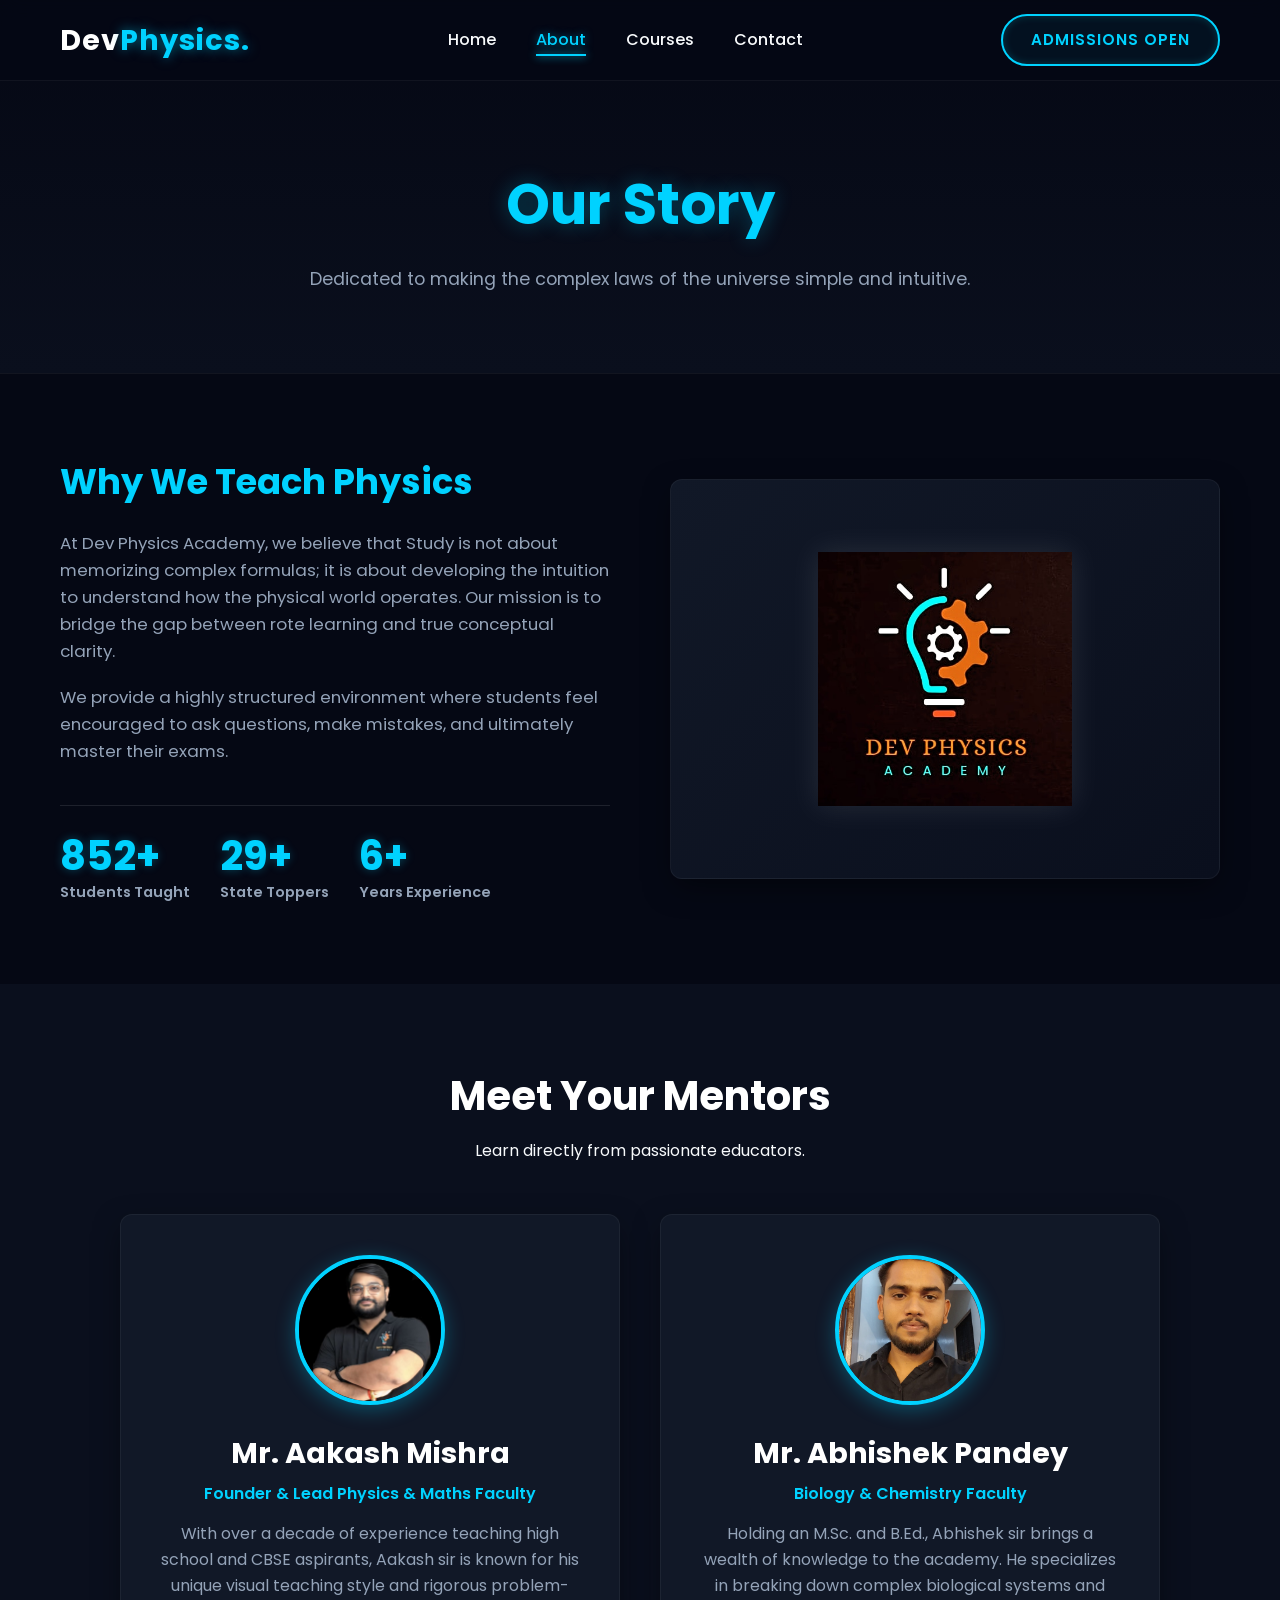
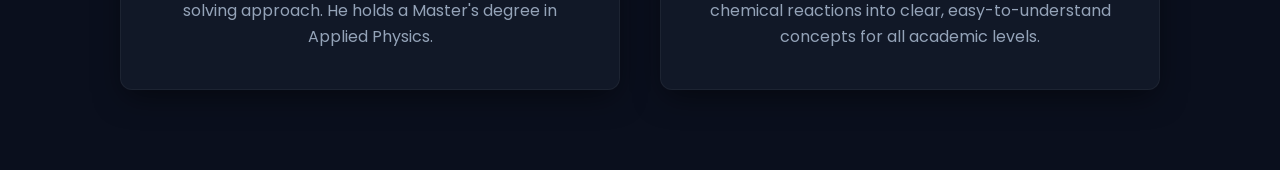
<file: about (1).html>
<!DOCTYPE html>
<html lang="en">
<head>
    <meta charset="UTF-8">
    <meta name="viewport" content="width=device-width, initial-scale=1.0">
    <title>About Us | Dev Physics Academy</title>
    <link href="https://fonts.googleapis.com/css2?family=Poppins:wght@300;400;600;700&display=swap" rel="stylesheet">
    <link rel="stylesheet" href="style.css">
</head>
<body>
    <header class="navbar">
        <div class="container nav-container">
            <a href="index.html" class="logo">Dev<span>Physics.</span></a>
            <nav>
                <ul class="nav-links">
                    <li><a href="index.html">Home</a></li>
                    <li><a href="about.html" class="active">About</a></li>
                    <li><a href="courses.html">Courses</a></li>
                    <li><a href="contact.html">Contact</a></li>
                </ul>
            </nav>
            <a href="admission.html" class="btn btn-primary">Admissions Open</a>
            <div class="hamburger">
                <span class="bar"></span><span class="bar"></span><span class="bar"></span>
            </div>
        </div>
    </header>

    <section class="page-header">
        <div class="container">
            <h1>Our Story</h1>
            <p>Dedicated to making the complex laws of the universe simple and intuitive.</p>
        </div>
    </section>

    <section class="section about-mission">
        <div class="container split-layout">
            <div class="mission-text">
                <h2>Why We Teach Physics</h2>
                <p>At Dev Physics Academy, we believe that Study is not about memorizing complex formulas; it is about developing the intuition to understand how the physical world operates. Our mission is to bridge the gap between rote learning and true conceptual clarity.</p>
                <p>We provide a highly structured environment where students feel encouraged to ask questions, make mistakes, and ultimately master their exams.</p>
                <div class="stats-container">
                    <div class="stat-box"><h3 class="counter" data-target="1500">0</h3><p>Students Taught</p></div>
                    <div class="stat-box"><h3 class="counter" data-target="50">0</h3><p>State Toppers</p></div>
                    <div class="stat-box"><h3 class="counter" data-target="10">0</h3><p>Years Experience</p></div>
                </div>
            </div>
            <div class="mission-image">
                <div class="logo-box">
                    <img src="logo.png" alt="Dev Physics Academy Logo" class="coaching-logo">
                </div>
            </div>
        </div>
    </section>

    <section class="section team-section bg-light">
        <div class="container">
            <div class="section-title">
                <h2>Meet Your Mentors</h2>
                <p>Learn directly from passionate educators.</p>
            </div>
            <div class="team-grid" style="gap: 40px; flex-wrap: wrap;">
                
                <div class="team-card">
                    <div class="team-photo-container">
                        <img src="mentor.jpg" alt="Mr. Aakash Mishra" class="mentor-photo">
                    </div>
                    <div class="team-info">
                        <h3>Mr. Aakash Mishra</h3>
                        <p class="role">Founder & Lead Physics & Maths Faculty</p>
                        <p class="bio">With over a decade of experience teaching high school and CBSE aspirants, Aakash sir is known for his unique visual teaching style and rigorous problem-solving approach. He holds a Master's degree in Applied Physics.</p>
                    </div>
                </div>

                <div class="team-card">
                    <div class="team-photo-container">
                        <img src="mentor2.jpg" alt="Mr. Abhishek Pandey" class="mentor-photo">
                    </div>
                    <div class="team-info">
                        <h3>Mr. Abhishek Pandey</h3>
                        <p class="role">Biology & Chemistry Faculty</p>
                        <p class="bio">Holding an M.Sc. and B.Ed., Abhishek sir brings a wealth of knowledge to the academy. He specializes in breaking down complex biological systems and chemical reactions into clear, easy-to-understand concepts for all academic levels.</p>
                    </div>
                </div>

            </div>
        </div>
    </section>
    <script src="script.js"></script>
</body>
</html>
</file>
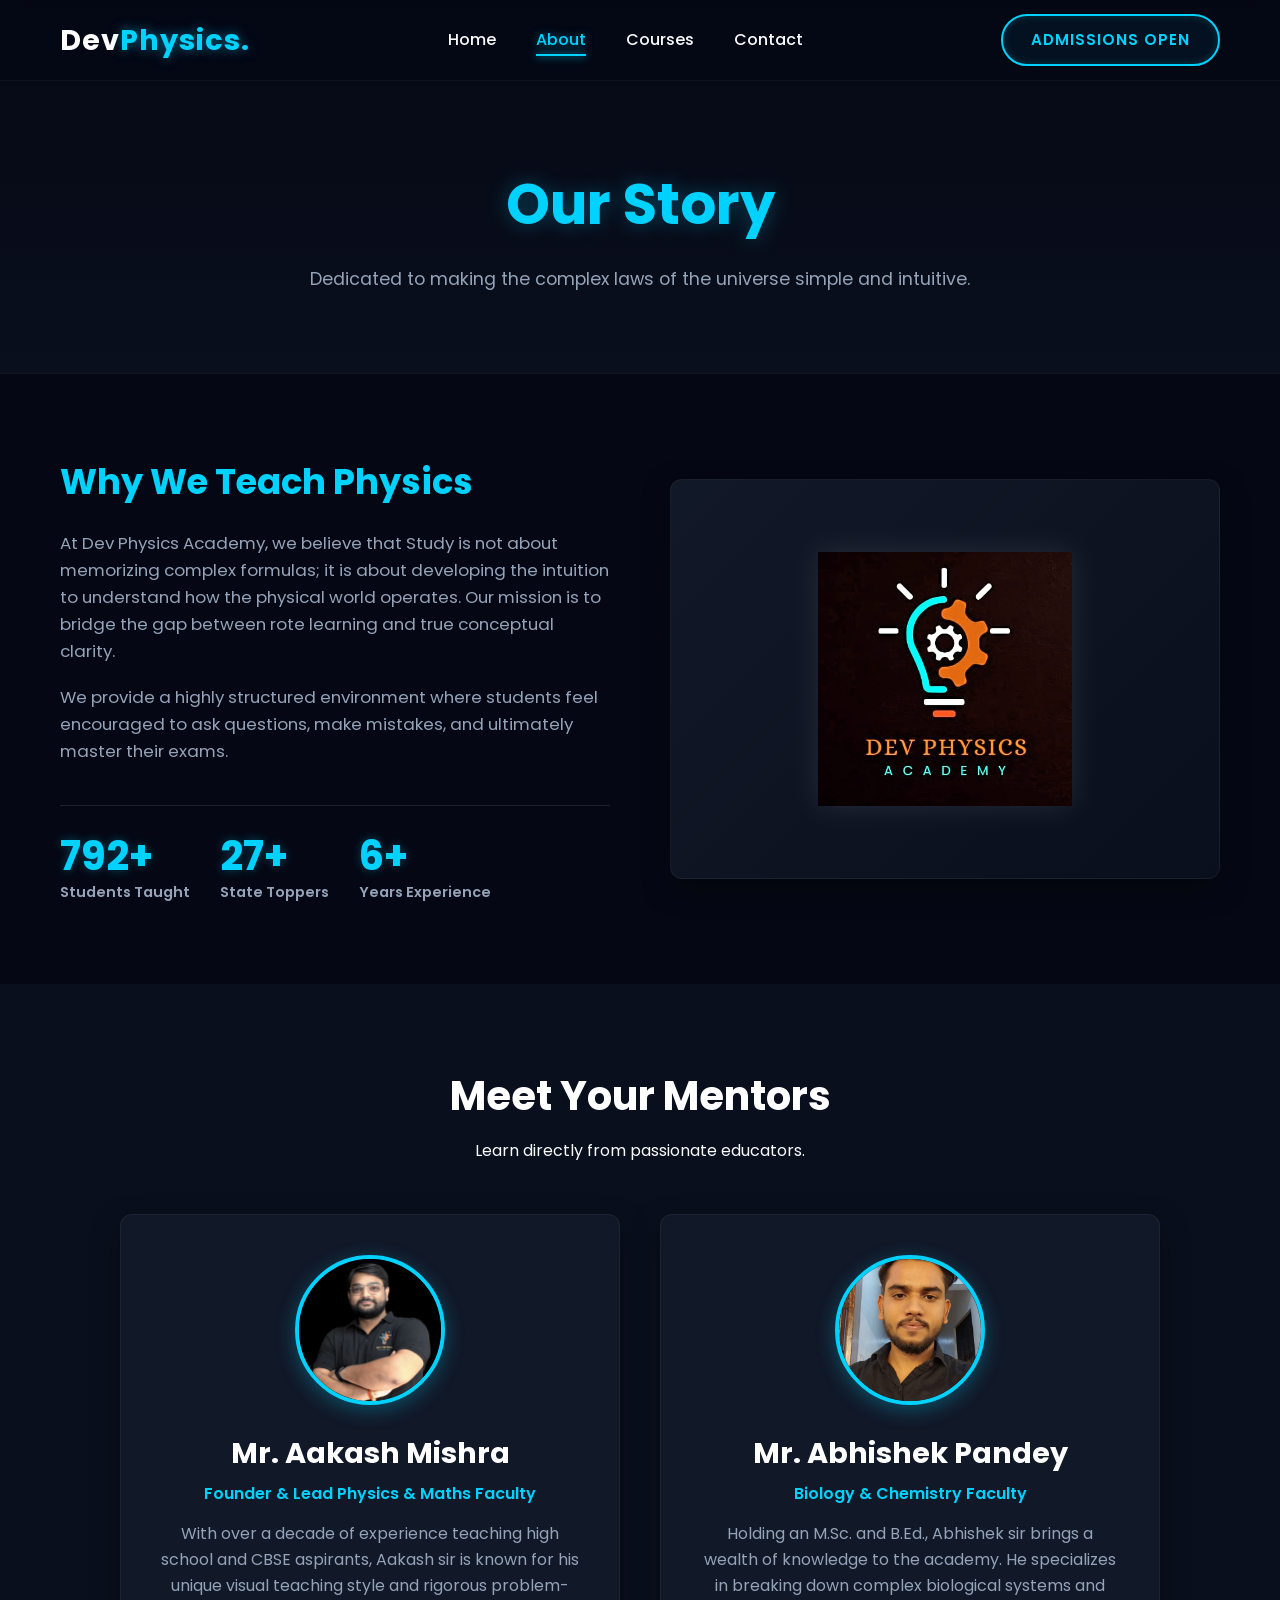
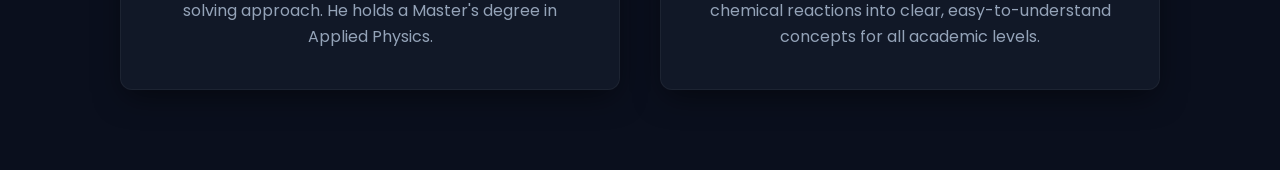
<file: about.html>
<!DOCTYPE html>
<html lang="en">
<head>
    <meta charset="UTF-8">
    <meta name="viewport" content="width=device-width, initial-scale=1.0">
    <title>About Us | Dev Physics Academy</title>
    <link href="https://fonts.googleapis.com/css2?family=Poppins:wght@300;400;600;700&display=swap" rel="stylesheet">
    <link rel="stylesheet" href="style.css">
</head>
<body>
    <header class="navbar">
        <div class="container nav-container">
            <a href="index.html" class="logo">Dev<span>Physics.</span></a>
            <nav>
                <ul class="nav-links">
                    <li><a href="index.html">Home</a></li>
                    <li><a href="about.html" class="active">About</a></li>
                    <li><a href="courses.html">Courses</a></li>
                    <li><a href="contact.html">Contact</a></li>
                </ul>
            </nav>
            <a href="admission.html" class="btn btn-primary">Admissions Open</a>
            <div class="hamburger">
                <span class="bar"></span><span class="bar"></span><span class="bar"></span>
            </div>
        </div>
    </header>

    <section class="page-header">
        <div class="container">
            <h1>Our Story</h1>
            <p>Dedicated to making the complex laws of the universe simple and intuitive.</p>
        </div>
    </section>

    <section class="section about-mission">
        <div class="container split-layout">
            <div class="mission-text">
                <h2>Why We Teach Physics</h2>
                <p>At Dev Physics Academy, we believe that Study is not about memorizing complex formulas; it is about developing the intuition to understand how the physical world operates. Our mission is to bridge the gap between rote learning and true conceptual clarity.</p>
                <p>We provide a highly structured environment where students feel encouraged to ask questions, make mistakes, and ultimately master their exams.</p>
                <div class="stats-container">
                    <div class="stat-box"><h3 class="counter" data-target="1500">0</h3><p>Students Taught</p></div>
                    <div class="stat-box"><h3 class="counter" data-target="50">0</h3><p>State Toppers</p></div>
                    <div class="stat-box"><h3 class="counter" data-target="10">0</h3><p>Years Experience</p></div>
                </div>
            </div>
            <div class="mission-image">
                <div class="logo-box">
                    <img src="logo.png" alt="Dev Physics Academy Logo" class="coaching-logo">
                </div>
            </div>
        </div>
    </section>

    <section class="section team-section bg-light">
        <div class="container">
            <div class="section-title">
                <h2>Meet Your Mentors</h2>
                <p>Learn directly from passionate educators.</p>
            </div>
            <div class="team-grid" style="gap: 40px; flex-wrap: wrap;">
                
                <div class="team-card">
                    <div class="team-photo-container">
                        <img src="mentor.jpg" alt="Mr. Aakash Mishra" class="mentor-photo">
                    </div>
                    <div class="team-info">
                        <h3>Mr. Aakash Mishra</h3>
                        <p class="role">Founder & Lead Physics & Maths Faculty</p>
                        <p class="bio">With over a decade of experience teaching high school and CBSE aspirants, Aakash sir is known for his unique visual teaching style and rigorous problem-solving approach. He holds a Master's degree in Applied Physics.</p>
                    </div>
                </div>

                <div class="team-card">
                    <div class="team-photo-container">
                        <img src="mentor2.jpg" alt="Mr. Abhishek Pandey" class="mentor-photo">
                    </div>
                    <div class="team-info">
                        <h3>Mr. Abhishek Pandey</h3>
                        <p class="role">Biology & Chemistry Faculty</p>
                        <p class="bio">Holding an M.Sc. and B.Ed., Abhishek sir brings a wealth of knowledge to the academy. He specializes in breaking down complex biological systems and chemical reactions into clear, easy-to-understand concepts for all academic levels.</p>
                    </div>
                </div>

            </div>
        </div>
    </section>
    <script src="script.js"></script>
</body>
</html>
</file>
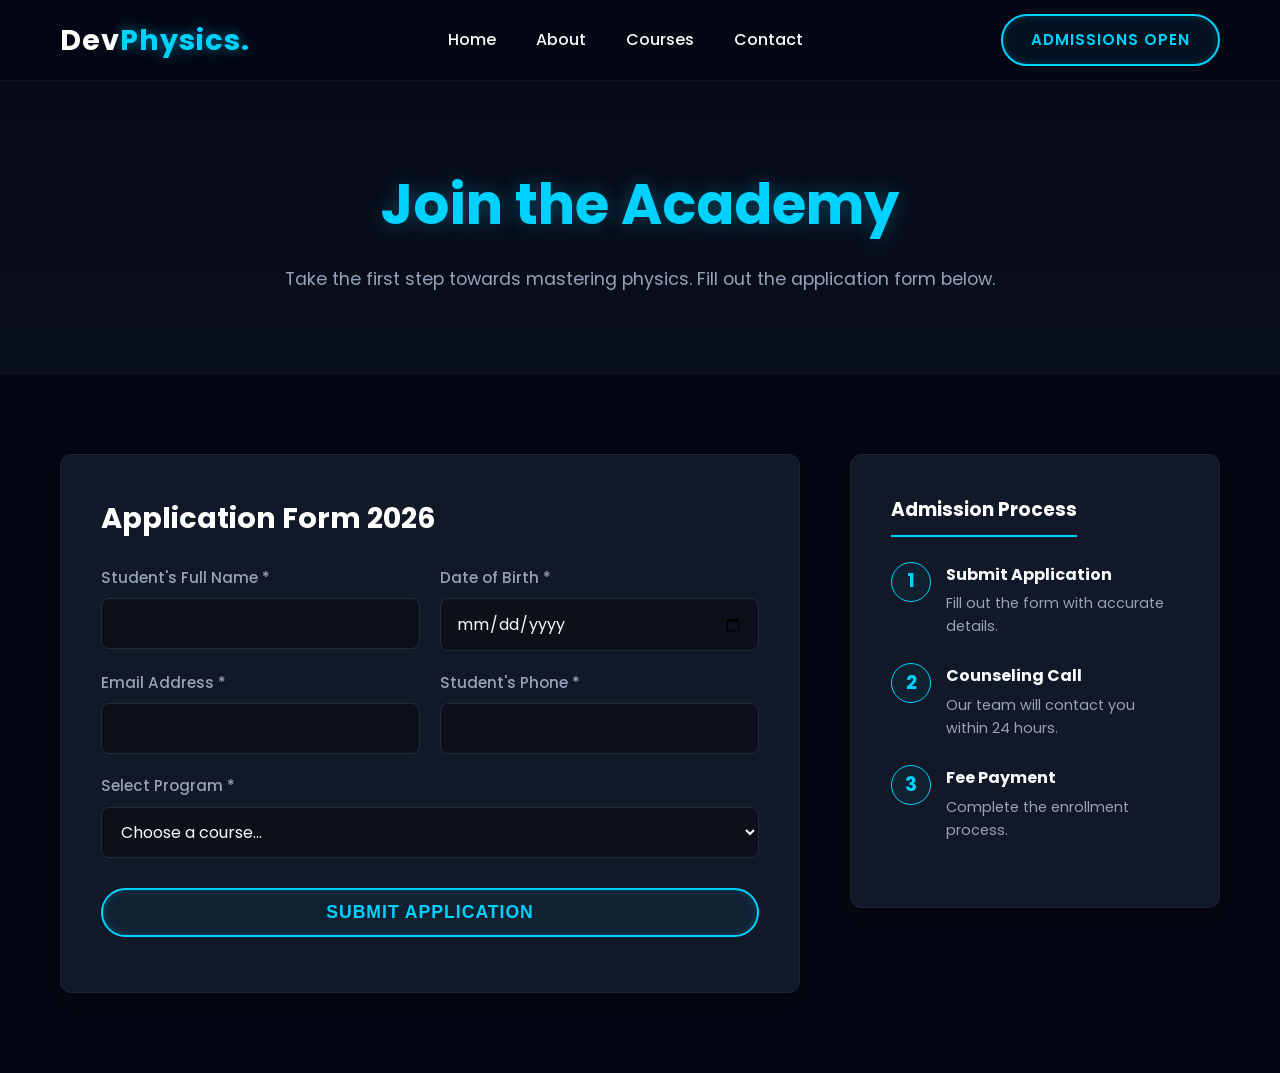
<file: admission (1).html>
<!DOCTYPE html>
<html lang="en">
<head>
    <meta charset="UTF-8">
    <meta name="viewport" content="width=device-width, initial-scale=1.0">
    <title>Admissions | Dev Physics Academy</title>
    <link href="https://fonts.googleapis.com/css2?family=Poppins:wght@300;400;600;700&display=swap" rel="stylesheet">
    <link rel="stylesheet" href="style.css">
</head>
<body>
    <header class="navbar">
        <div class="container nav-container">
            <a href="index.html" class="logo">Dev<span>Physics.</span></a>
            <nav>
                <ul class="nav-links">
                    <li><a href="index.html">Home</a></li>
                    <li><a href="about.html">About</a></li>
                    <li><a href="courses.html">Courses</a></li>
                    <li><a href="contact.html">Contact</a></li>
                </ul>
            </nav>
            <a href="admission.html" class="btn btn-primary active">Admissions Open</a>
            <div class="hamburger">
                <span class="bar"></span><span class="bar"></span><span class="bar"></span>
            </div>
        </div>
    </header>

    <section class="page-header">
        <div class="container">
            <h1>Join the Academy</h1>
            <p>Take the first step towards mastering physics. Fill out the application form below.</p>
        </div>
    </section>

    <section class="section admission-section">
        <div class="container admission-layout">
            <div class="form-container">
                <h2>Application Form 2026</h2>
                <form id="enrollmentForm" class="custom-form">
                    <div class="form-row">
                        <div class="form-group"><label>Student's Full Name *</label><input type="text" required></div>
                        <div class="form-group"><label>Date of Birth *</label><input type="date" required></div>
                    </div>
                    <div class="form-row">
                        <div class="form-group"><label>Email Address *</label><input type="email" required></div>
                        <div class="form-group"><label>Student's Phone *</label><input type="tel" required></div>
                    </div>
                    <div class="form-group">
                        <label>Select Program *</label>
                        <select required>
                            <option value="" disabled selected>Choose a course...</option>
                            <option value="class11">Class 11th Physics</option>
                            <option value="class12">Class 12th Physics</option>
                            <option value="jee-neet">JEE / NEET Target Batch</option>
                        </select>
                    </div>
                    <button type="submit" class="btn btn-primary submit-btn">Submit Application</button>
                    <div id="formStatus" class="form-status"></div>
                </form>
            </div>
            <div class="process-sidebar">
                <h3>Admission Process</h3>
                <div class="process-step">
                    <div class="step-number">1</div>
                    <div class="step-info"><h4>Submit Application</h4><p>Fill out the form with accurate details.</p></div>
                </div>
                <div class="process-step">
                    <div class="step-number">2</div>
                    <div class="step-info"><h4>Counseling Call</h4><p>Our team will contact you within 24 hours.</p></div>
                </div>
                <div class="process-step">
                    <div class="step-number">3</div>
                    <div class="step-info"><h4>Fee Payment</h4><p>Complete the enrollment process.</p></div>
                </div>
            </div>
        </div>
    </section>
    <script src="script.js"></script>
</body>
</html>
</file>
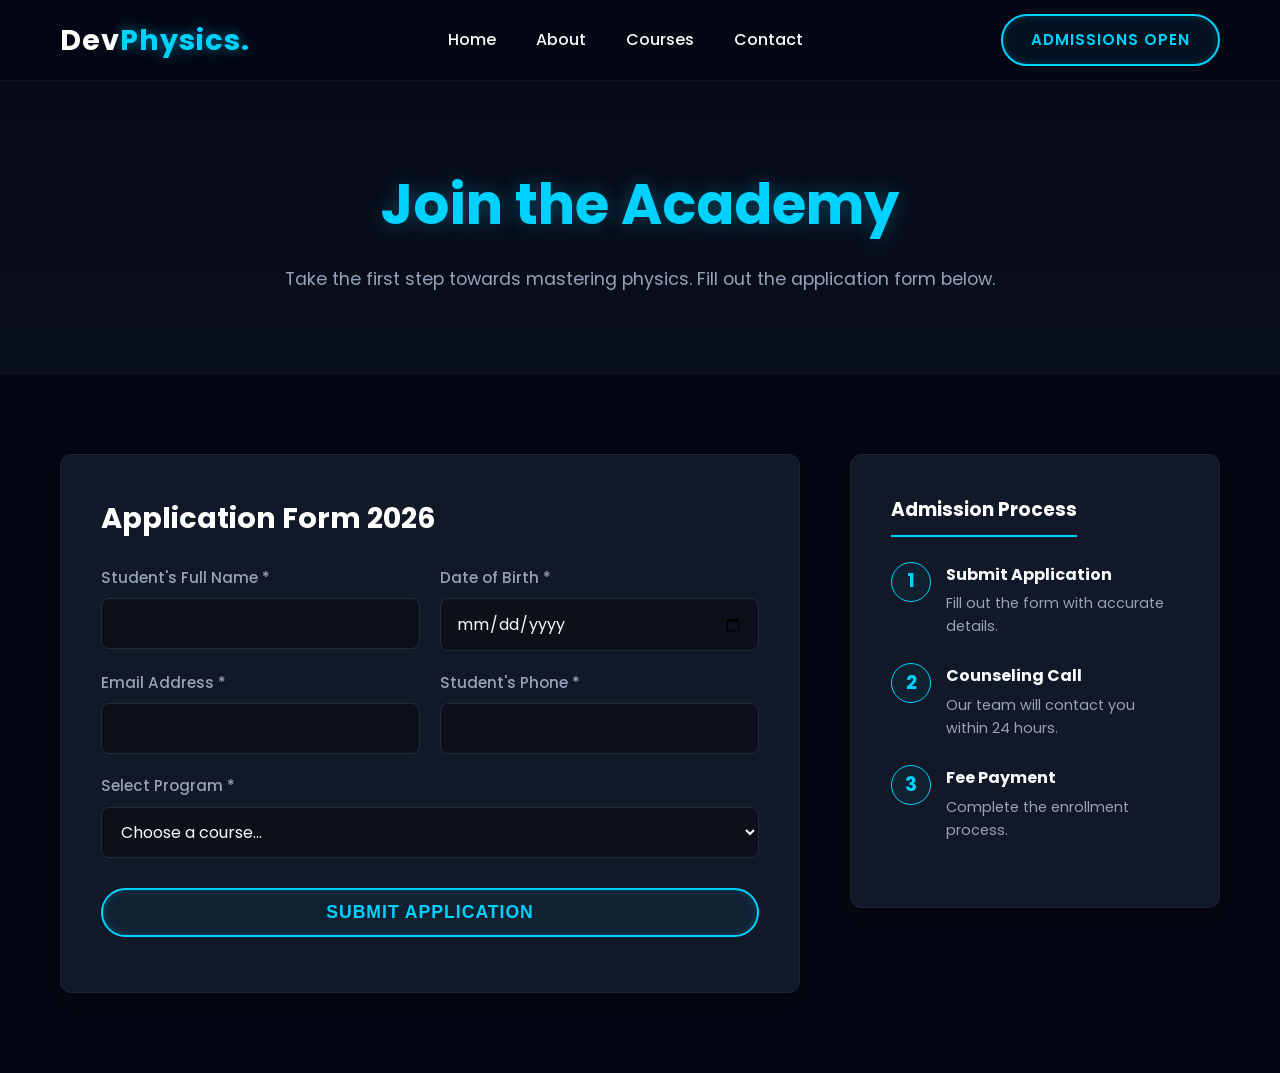
<file: admission.html>
<!DOCTYPE html>
<html lang="en">
<head>
    <meta charset="UTF-8">
    <meta name="viewport" content="width=device-width, initial-scale=1.0">
    <title>Admissions | Dev Physics Academy</title>
    <link href="https://fonts.googleapis.com/css2?family=Poppins:wght@300;400;600;700&display=swap" rel="stylesheet">
    <link rel="stylesheet" href="style.css">
</head>
<body>
    <header class="navbar">
        <div class="container nav-container">
            <a href="index.html" class="logo">Dev<span>Physics.</span></a>
            <nav>
                <ul class="nav-links">
                    <li><a href="index.html">Home</a></li>
                    <li><a href="about.html">About</a></li>
                    <li><a href="courses.html">Courses</a></li>
                    <li><a href="contact.html">Contact</a></li>
                </ul>
            </nav>
            <a href="admission.html" class="btn btn-primary active">Admissions Open</a>
            <div class="hamburger">
                <span class="bar"></span><span class="bar"></span><span class="bar"></span>
            </div>
        </div>
    </header>

    <section class="page-header">
        <div class="container">
            <h1>Join the Academy</h1>
            <p>Take the first step towards mastering physics. Fill out the application form below.</p>
        </div>
    </section>

    <section class="section admission-section">
        <div class="container admission-layout">
            <div class="form-container">
                <h2>Application Form 2026</h2>
                <form id="enrollmentForm" class="custom-form">
                    <div class="form-row">
                        <div class="form-group"><label>Student's Full Name *</label><input type="text" required></div>
                        <div class="form-group"><label>Date of Birth *</label><input type="date" required></div>
                    </div>
                    <div class="form-row">
                        <div class="form-group"><label>Email Address *</label><input type="email" required></div>
                        <div class="form-group"><label>Student's Phone *</label><input type="tel" required></div>
                    </div>
                    <div class="form-group">
                        <label>Select Program *</label>
                        <select required>
                            <option value="" disabled selected>Choose a course...</option>
                            <option value="class11">Class 11th Physics</option>
                            <option value="class12">Class 12th Physics</option>
                            <option value="jee-neet">JEE / NEET Target Batch</option>
                        </select>
                    </div>
                    <button type="submit" class="btn btn-primary submit-btn">Submit Application</button>
                    <div id="formStatus" class="form-status"></div>
                </form>
            </div>
            <div class="process-sidebar">
                <h3>Admission Process</h3>
                <div class="process-step">
                    <div class="step-number">1</div>
                    <div class="step-info"><h4>Submit Application</h4><p>Fill out the form with accurate details.</p></div>
                </div>
                <div class="process-step">
                    <div class="step-number">2</div>
                    <div class="step-info"><h4>Counseling Call</h4><p>Our team will contact you within 24 hours.</p></div>
                </div>
                <div class="process-step">
                    <div class="step-number">3</div>
                    <div class="step-info"><h4>Fee Payment</h4><p>Complete the enrollment process.</p></div>
                </div>
            </div>
        </div>
    </section>
    <script src="script.js"></script>
</body>
</html>
</file>
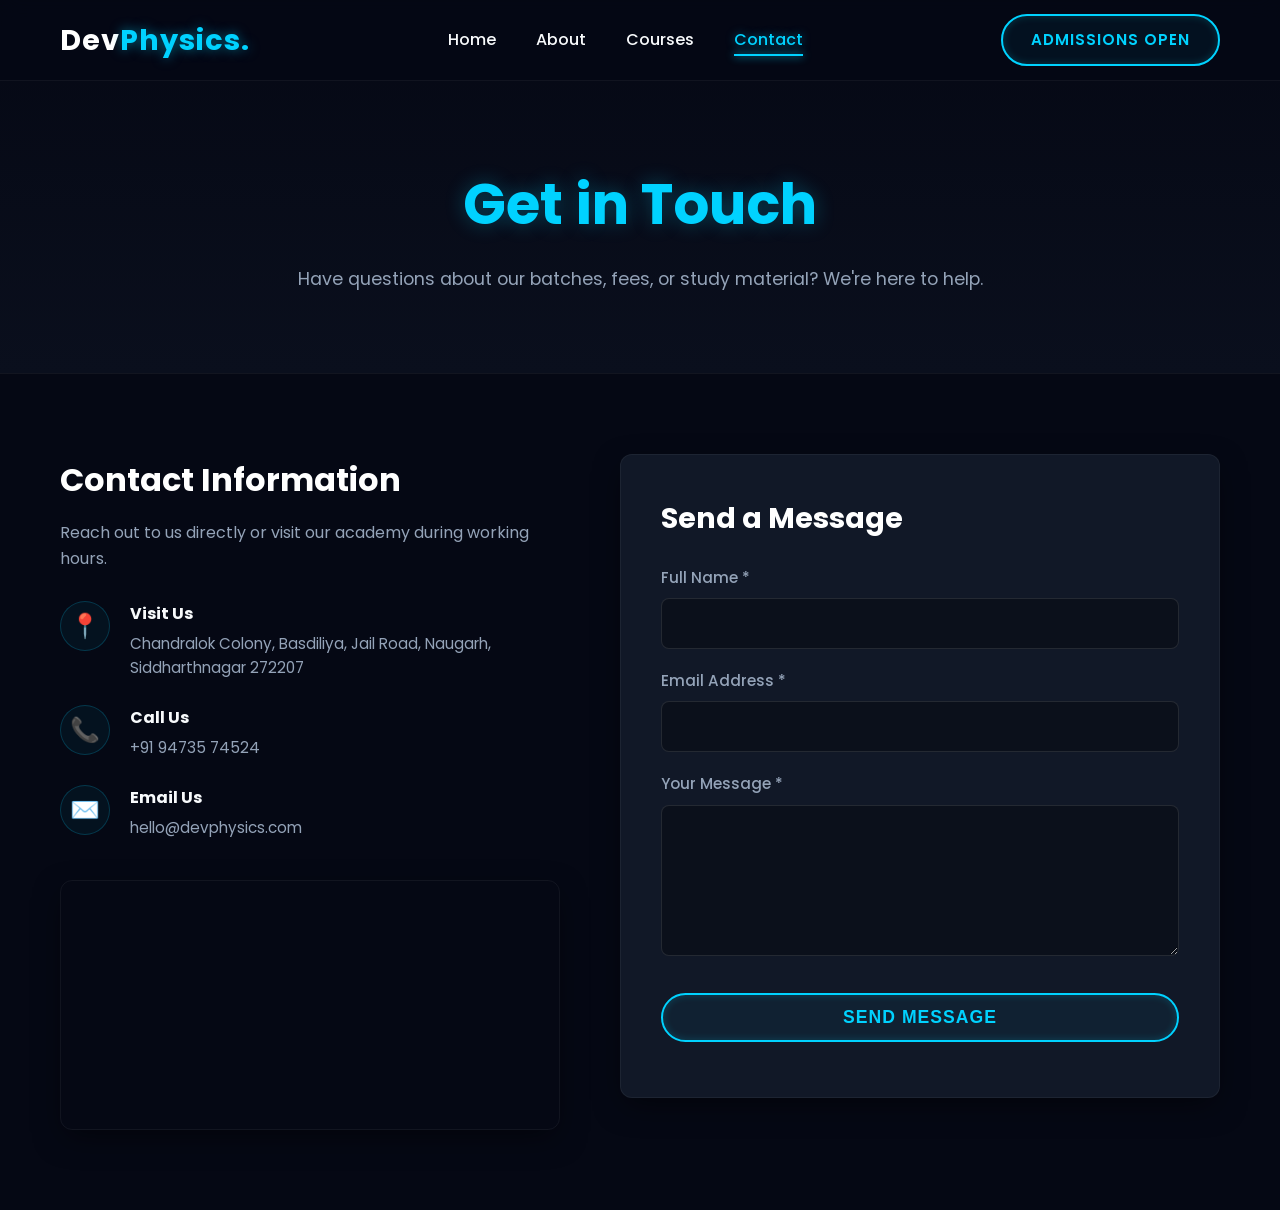
<file: contact (1).html>
<!DOCTYPE html>
<html lang="en">
<head>
    <meta charset="UTF-8">
    <meta name="viewport" content="width=device-width, initial-scale=1.0">
    <title>Contact Us | Dev Physics Academy</title>
    <link href="https://fonts.googleapis.com/css2?family=Poppins:wght@300;400;600;700&display=swap" rel="stylesheet">
    <link rel="stylesheet" href="style.css">
</head>
<body>
    <header class="navbar">
        <div class="container nav-container">
            <a href="index.html" class="logo">Dev<span>Physics.</span></a>
            <nav>
                <ul class="nav-links">
                    <li><a href="index.html">Home</a></li>
                    <li><a href="about.html">About</a></li>
                    <li><a href="courses.html">Courses</a></li>
                    <li><a href="contact.html" class="active">Contact</a></li>
                </ul>
            </nav>
            <a href="admission.html" class="btn btn-primary">Admissions Open</a>
            <div class="hamburger">
                <span class="bar"></span><span class="bar"></span><span class="bar"></span>
            </div>
        </div>
    </header>

    <section class="page-header">
        <div class="container">
            <h1>Get in Touch</h1>
            <p>Have questions about our batches, fees, or study material? We're here to help.</p>
        </div>
    </section>

    <section class="section contact-section">
        <div class="container contact-layout">
            <div class="contact-info">
                <h2>Contact Information</h2>
                <p>Reach out to us directly or visit our academy during working hours.</p>
                <div class="info-list">
                    <div class="info-item"><span class="info-icon">📍</span><div><h4>Visit Us</h4><p>Chandralok Colony, Basdiliya, Jail Road, Naugarh, Siddharthnagar 272207</p></div></div>
                    <div class="info-item"><span class="info-icon">📞</span><div><h4>Call Us</h4><p>+91 94735 74524</p></div></div>
                    <div class="info-item"><span class="info-icon">✉️</span><div><h4>Email Us</h4><p>hello@devphysics.com</p></div></div>
                </div>
                
                <div style="width: 100%; height: 250px; border-radius: 12px; overflow: hidden; border: 1px solid rgba(255, 255, 255, 0.05); box-shadow: 0 10px 30px -5px rgba(0, 0, 0, 0.5);">
                    <iframe 
                        src="https://maps.google.com/maps?q=27.2656043,83.0691387&hl=en&z=15&output=embed" 
                        width="100%" 
                        height="100%" 
                        style="border:0;" 
                        allowfullscreen="" 
                        loading="lazy" 
                        referrerpolicy="no-referrer-when-downgrade">
                    </iframe>
                </div>
            </div>
            <div class="form-container">
                <h2>Send a Message</h2>
                <form id="contactForm" class="custom-form" action="https://formsubmit.co/akashkrmishra0@gmail.com" method="POST">
                    <input type="hidden" name="_captcha" value="false">
                    
                    <div class="form-group"><label>Full Name *</label><input type="text" name="name" required></div>
                    <div class="form-group"><label>Email Address *</label><input type="email" name="email" required></div>
                    <div class="form-group"><label>Your Message *</label><textarea name="message" rows="5" required></textarea></div>
                    <button type="submit" class="btn btn-primary submit-btn">Send Message</button>
                    <div id="contactStatus" class="form-status"></div>
                </form>
            </div>
        </div>
    </section>
    
    <script src="script.js"></script>
</body>
</html>
</file>
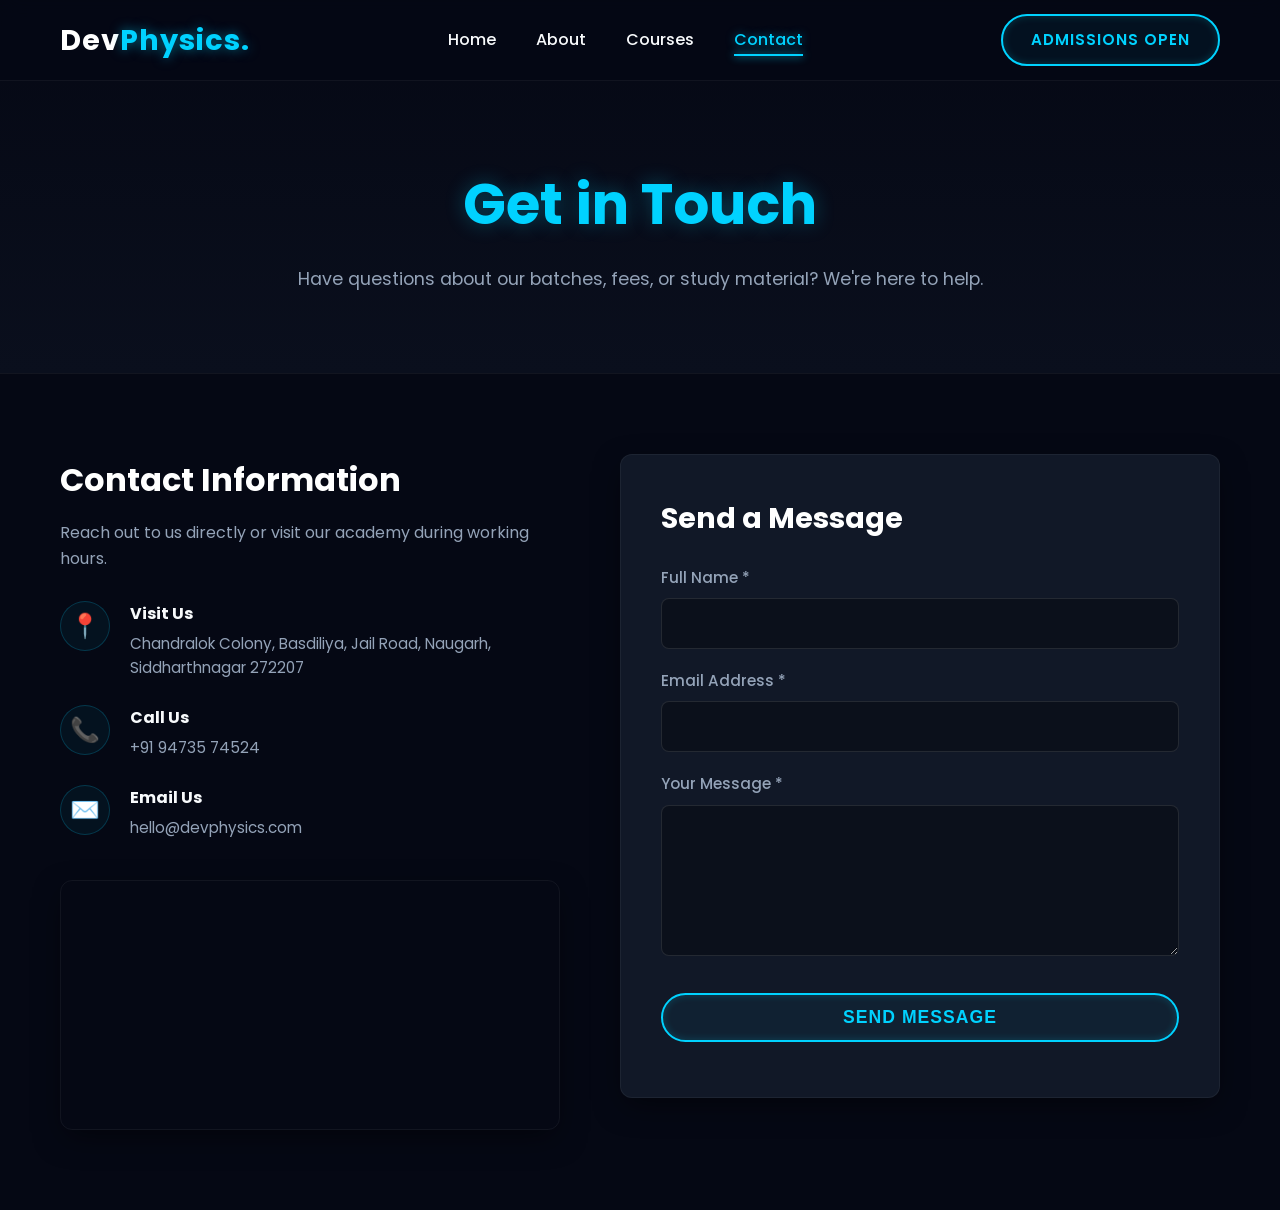
<file: contact.html>
<!DOCTYPE html>
<html lang="en">
<head>
    <meta charset="UTF-8">
    <meta name="viewport" content="width=device-width, initial-scale=1.0">
    <title>Contact Us | Dev Physics Academy</title>
    <link href="https://fonts.googleapis.com/css2?family=Poppins:wght@300;400;600;700&display=swap" rel="stylesheet">
    <link rel="stylesheet" href="style.css">
</head>
<body>
    <header class="navbar">
        <div class="container nav-container">
            <a href="index.html" class="logo">Dev<span>Physics.</span></a>
            <nav>
                <ul class="nav-links">
                    <li><a href="index.html">Home</a></li>
                    <li><a href="about.html">About</a></li>
                    <li><a href="courses.html">Courses</a></li>
                    <li><a href="contact.html" class="active">Contact</a></li>
                </ul>
            </nav>
            <a href="admission.html" class="btn btn-primary">Admissions Open</a>
            <div class="hamburger">
                <span class="bar"></span><span class="bar"></span><span class="bar"></span>
            </div>
        </div>
    </header>

    <section class="page-header">
        <div class="container">
            <h1>Get in Touch</h1>
            <p>Have questions about our batches, fees, or study material? We're here to help.</p>
        </div>
    </section>

    <section class="section contact-section">
        <div class="container contact-layout">
            <div class="contact-info">
                <h2>Contact Information</h2>
                <p>Reach out to us directly or visit our academy during working hours.</p>
                <div class="info-list">
                    <div class="info-item"><span class="info-icon">📍</span><div><h4>Visit Us</h4><p>Chandralok Colony, Basdiliya, Jail Road, Naugarh, Siddharthnagar 272207</p></div></div>
                    <div class="info-item"><span class="info-icon">📞</span><div><h4>Call Us</h4><p>+91 94735 74524</p></div></div>
                    <div class="info-item"><span class="info-icon">✉️</span><div><h4>Email Us</h4><p>hello@devphysics.com</p></div></div>
                </div>
                
                <div style="width: 100%; height: 250px; border-radius: 12px; overflow: hidden; border: 1px solid rgba(255, 255, 255, 0.05); box-shadow: 0 10px 30px -5px rgba(0, 0, 0, 0.5);">
                    <iframe 
                        src="https://maps.google.com/maps?q=27.2656043,83.0691387&hl=en&z=15&output=embed" 
                        width="100%" 
                        height="100%" 
                        style="border:0;" 
                        allowfullscreen="" 
                        loading="lazy" 
                        referrerpolicy="no-referrer-when-downgrade">
                    </iframe>
                </div>
            </div>
            <div class="form-container">
                <h2>Send a Message</h2>
                <form id="contactForm" class="custom-form" action="https://formsubmit.co/akashkrmishra0@gmail.com" method="POST">
                    <input type="hidden" name="_captcha" value="false">
                    
                    <div class="form-group"><label>Full Name *</label><input type="text" name="name" required></div>
                    <div class="form-group"><label>Email Address *</label><input type="email" name="email" required></div>
                    <div class="form-group"><label>Your Message *</label><textarea name="message" rows="5" required></textarea></div>
                    <button type="submit" class="btn btn-primary submit-btn">Send Message</button>
                    <div id="contactStatus" class="form-status"></div>
                </form>
            </div>
        </div>
    </section>
    
    <script src="script.js"></script>
</body>
</html>
</file>
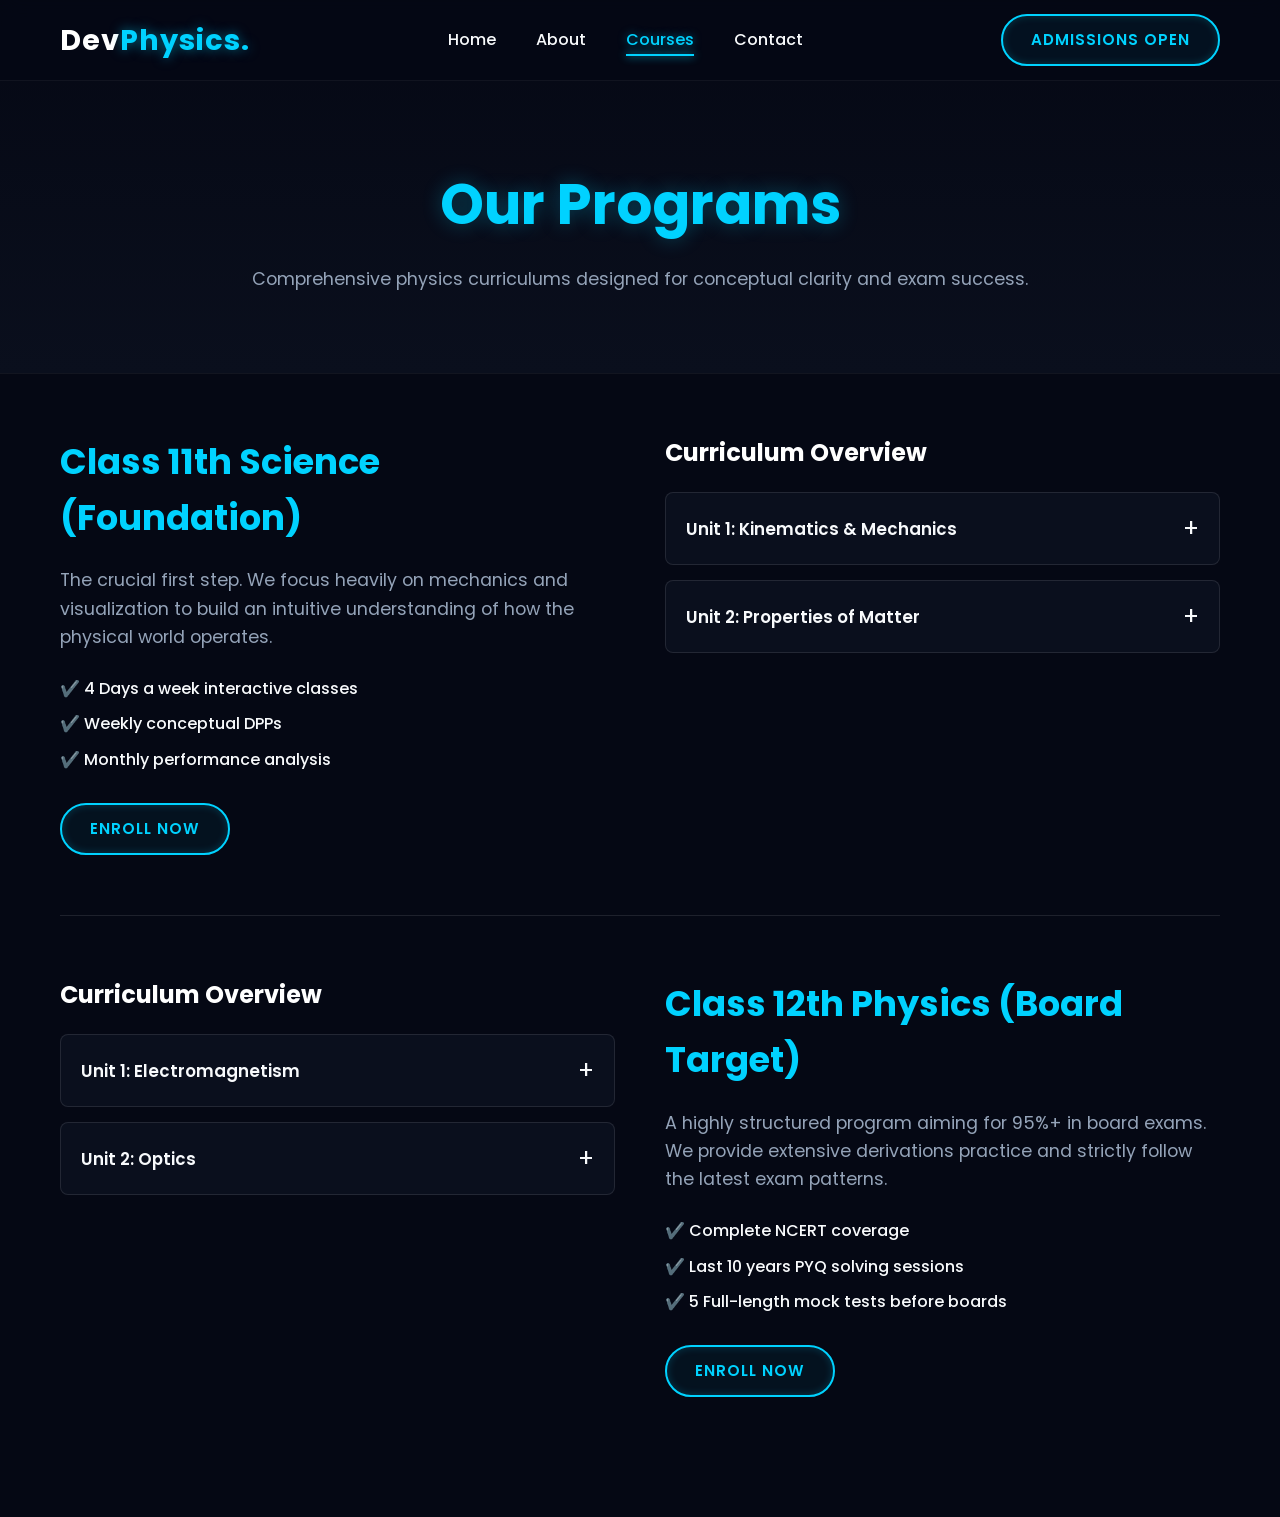
<file: courses (1).html>
<!DOCTYPE html>
<html lang="en">
<head>
    <meta charset="UTF-8">
    <meta name="viewport" content="width=device-width, initial-scale=1.0">
    <title>Our Courses | Dev Physics Academy</title>
    <link href="https://fonts.googleapis.com/css2?family=Poppins:wght@300;400;600;700&display=swap" rel="stylesheet">
    <link rel="stylesheet" href="style.css">
</head>
<body>
    <header class="navbar">
        <div class="container nav-container">
            <a href="index.html" class="logo">Dev<span>Physics.</span></a>
            <nav>
                <ul class="nav-links">
                    <li><a href="index.html">Home</a></li>
                    <li><a href="about.html">About</a></li>
                    <li><a href="courses.html" class="active">Courses</a></li>
                    <li><a href="contact.html">Contact</a></li>
                </ul>
            </nav>
            <a href="admission.html" class="btn btn-primary">Admissions Open</a>
            <div class="hamburger">
                <span class="bar"></span><span class="bar"></span><span class="bar"></span>
            </div>
        </div>
    </header>

    <section class="page-header">
        <div class="container">
            <h1>Our Programs</h1>
            <p>Comprehensive physics curriculums designed for conceptual clarity and exam success.</p>
        </div>
    </section>

    <section class="section courses-detail">
        <div class="container">
            <div class="course-showcase">
                <div class="course-info">
                    <h2>Class 11th Science (Foundation)</h2>
                    <p>The crucial first step. We focus heavily on mechanics and visualization to build an intuitive understanding of how the physical world operates.</p>
                    <ul class="course-features">
                        <li>✔️ 4 Days a week interactive classes</li>
                        <li>✔️ Weekly conceptual DPPs</li>
                        <li>✔️ Monthly performance analysis</li>
                    </ul>
                    <a href="admission.html" class="btn btn-primary">Enroll Now</a>
                </div>
                <div class="course-accordion">
                    <h3>Curriculum Overview</h3>
                    <div class="accordion-item">
                        <button class="accordion-header">Unit 1: Kinematics & Mechanics <span>+</span></button>
                        <div class="accordion-content"><p>Motion in a straight line, vectors, projectile motion, Newton's laws of motion, friction, and circular motion.</p></div>
                    </div>
                    <div class="accordion-item">
                        <button class="accordion-header">Unit 2: Properties of Matter <span>+</span></button>
                        <div class="accordion-content"><p>Elasticity, fluid mechanics, surface tension, viscosity, and thermal properties of matter.</p></div>
                    </div>
                </div>
            </div>

            <hr class="divider">

            <div class="course-showcase reverse-layout">
                <div class="course-info">
                    <h2>Class 12th Physics (Board Target)</h2>
                    <p>A highly structured program aiming for 95%+ in board exams. We provide extensive derivations practice and strictly follow the latest exam patterns.</p>
                    <ul class="course-features">
                        <li>✔️ Complete NCERT coverage</li>
                        <li>✔️ Last 10 years PYQ solving sessions</li>
                        <li>✔️ 5 Full-length mock tests before boards</li>
                    </ul>
                    <a href="admission.html" class="btn btn-primary">Enroll Now</a>
                </div>
                <div class="course-accordion">
                    <h3>Curriculum Overview</h3>
                    <div class="accordion-item">
                        <button class="accordion-header">Unit 1: Electromagnetism <span>+</span></button>
                        <div class="accordion-content"><p>Electrostatics, current electricity, magnetic effects of current, and electromagnetic induction (EMI).</p></div>
                    </div>
                    <div class="accordion-item">
                        <button class="accordion-header">Unit 2: Optics <span>+</span></button>
                        <div class="accordion-content"><p>Ray optics, optical instruments, wave optics, interference, and diffraction.</p></div>
                    </div>
                </div>
            </div>
        </div>
    </section>
    <script src="script.js"></script>
</body>
</html>
</file>
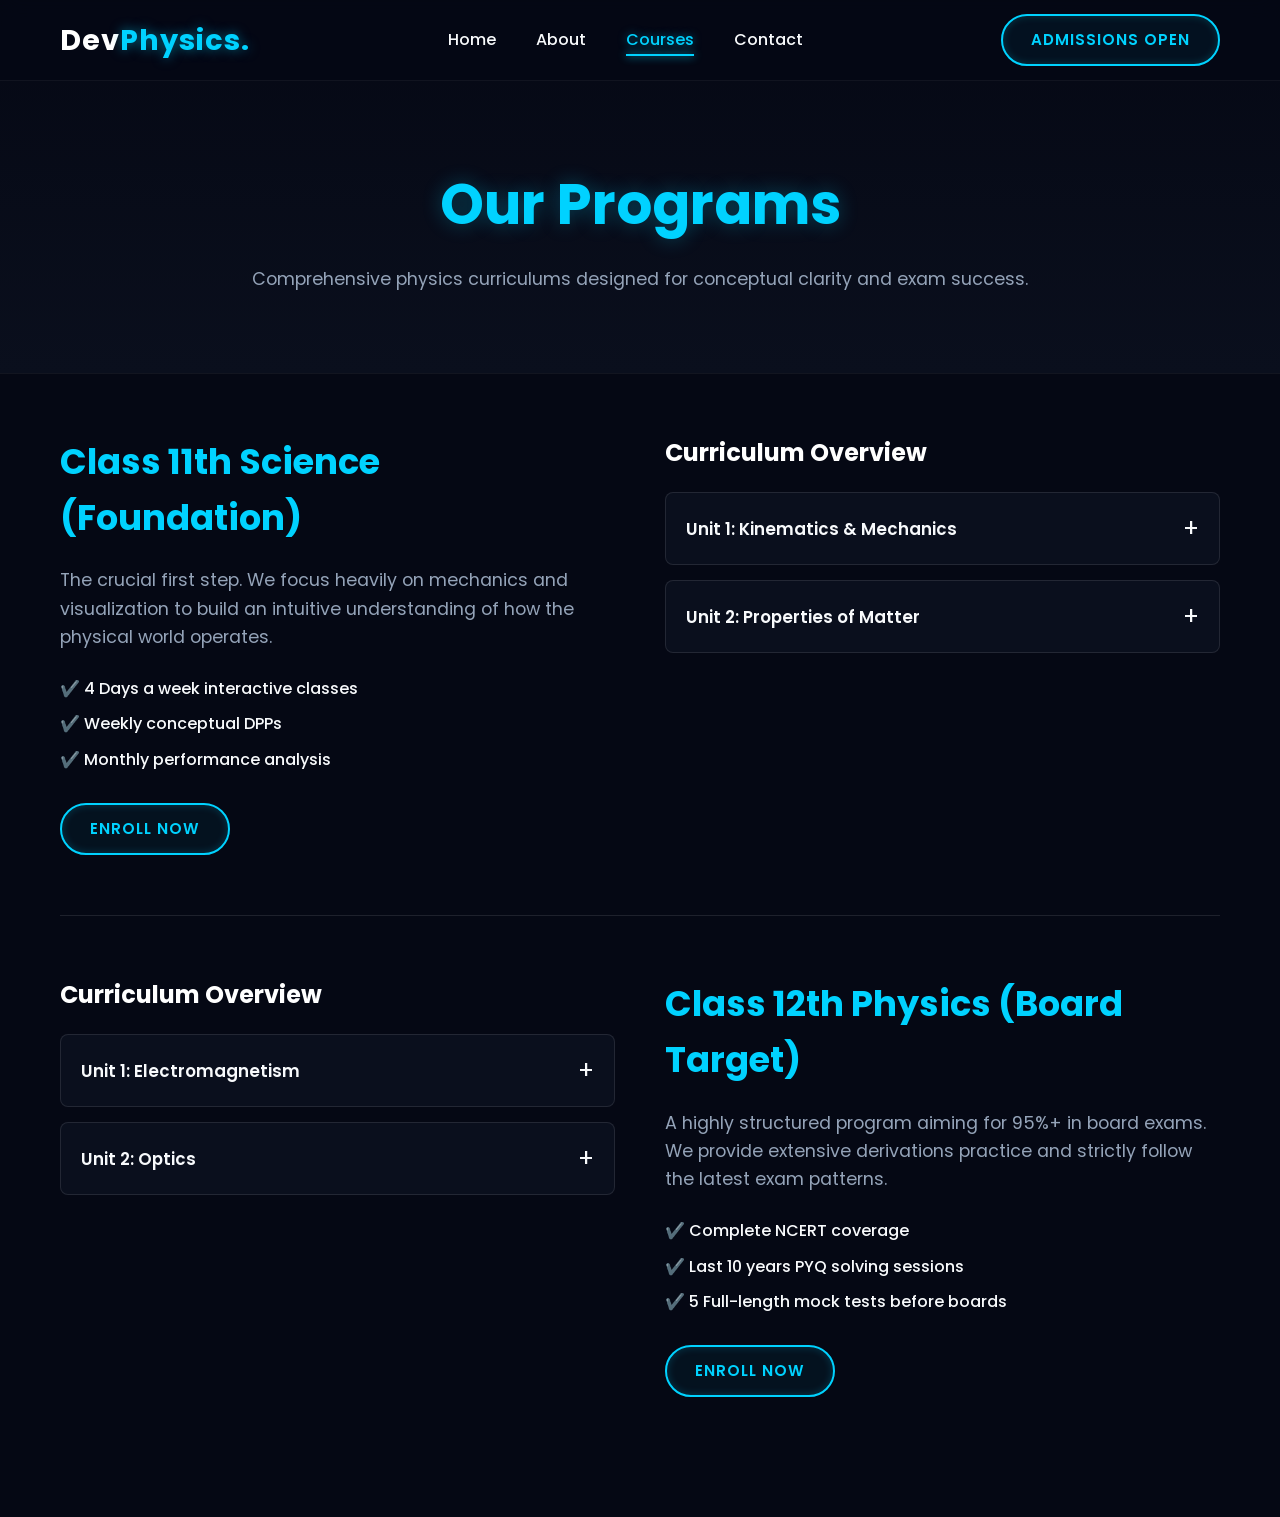
<file: courses.html>
<!DOCTYPE html>
<html lang="en">
<head>
    <meta charset="UTF-8">
    <meta name="viewport" content="width=device-width, initial-scale=1.0">
    <title>Our Courses | Dev Physics Academy</title>
    <link href="https://fonts.googleapis.com/css2?family=Poppins:wght@300;400;600;700&display=swap" rel="stylesheet">
    <link rel="stylesheet" href="style.css">
</head>
<body>
    <header class="navbar">
        <div class="container nav-container">
            <a href="index.html" class="logo">Dev<span>Physics.</span></a>
            <nav>
                <ul class="nav-links">
                    <li><a href="index.html">Home</a></li>
                    <li><a href="about.html">About</a></li>
                    <li><a href="courses.html" class="active">Courses</a></li>
                    <li><a href="contact.html">Contact</a></li>
                </ul>
            </nav>
            <a href="admission.html" class="btn btn-primary">Admissions Open</a>
            <div class="hamburger">
                <span class="bar"></span><span class="bar"></span><span class="bar"></span>
            </div>
        </div>
    </header>

    <section class="page-header">
        <div class="container">
            <h1>Our Programs</h1>
            <p>Comprehensive physics curriculums designed for conceptual clarity and exam success.</p>
        </div>
    </section>

    <section class="section courses-detail">
        <div class="container">
            <div class="course-showcase">
                <div class="course-info">
                    <h2>Class 11th Science (Foundation)</h2>
                    <p>The crucial first step. We focus heavily on mechanics and visualization to build an intuitive understanding of how the physical world operates.</p>
                    <ul class="course-features">
                        <li>✔️ 4 Days a week interactive classes</li>
                        <li>✔️ Weekly conceptual DPPs</li>
                        <li>✔️ Monthly performance analysis</li>
                    </ul>
                    <a href="admission.html" class="btn btn-primary">Enroll Now</a>
                </div>
                <div class="course-accordion">
                    <h3>Curriculum Overview</h3>
                    <div class="accordion-item">
                        <button class="accordion-header">Unit 1: Kinematics & Mechanics <span>+</span></button>
                        <div class="accordion-content"><p>Motion in a straight line, vectors, projectile motion, Newton's laws of motion, friction, and circular motion.</p></div>
                    </div>
                    <div class="accordion-item">
                        <button class="accordion-header">Unit 2: Properties of Matter <span>+</span></button>
                        <div class="accordion-content"><p>Elasticity, fluid mechanics, surface tension, viscosity, and thermal properties of matter.</p></div>
                    </div>
                </div>
            </div>

            <hr class="divider">

            <div class="course-showcase reverse-layout">
                <div class="course-info">
                    <h2>Class 12th Physics (Board Target)</h2>
                    <p>A highly structured program aiming for 95%+ in board exams. We provide extensive derivations practice and strictly follow the latest exam patterns.</p>
                    <ul class="course-features">
                        <li>✔️ Complete NCERT coverage</li>
                        <li>✔️ Last 10 years PYQ solving sessions</li>
                        <li>✔️ 5 Full-length mock tests before boards</li>
                    </ul>
                    <a href="admission.html" class="btn btn-primary">Enroll Now</a>
                </div>
                <div class="course-accordion">
                    <h3>Curriculum Overview</h3>
                    <div class="accordion-item">
                        <button class="accordion-header">Unit 1: Electromagnetism <span>+</span></button>
                        <div class="accordion-content"><p>Electrostatics, current electricity, magnetic effects of current, and electromagnetic induction (EMI).</p></div>
                    </div>
                    <div class="accordion-item">
                        <button class="accordion-header">Unit 2: Optics <span>+</span></button>
                        <div class="accordion-content"><p>Ray optics, optical instruments, wave optics, interference, and diffraction.</p></div>
                    </div>
                </div>
            </div>
        </div>
    </section>
    <script src="script.js"></script>
</body>
</html>
</file>
<file: style.css>
/* =========================================
   VARIABLES & THEME (Optimized Dark Mode & Neon)
   ========================================= */
:root {
    --primary-color: #050814;    
    --accent-color: #00d2ff;     
    --accent-hover: #3a7bd5;     
    --text-dark: #f8fafc;        
    --text-light: #94a3b8;       
    --bg-light: #0a0f1d;         
    --white: #111827;            
    --transition: transform 0.3s ease, box-shadow 0.3s ease, color 0.3s ease, background-color 0.3s ease;
    --box-shadow: 0 10px 30px -5px rgba(0, 0, 0, 0.5);
    --neon-glow: 0 0 10px rgba(0, 210, 255, 0.4), 0 0 20px rgba(0, 210, 255, 0.2); 
}

/* =========================================
   GLOBAL RESET & TYPOGRAPHY
   ========================================= */
* {
    margin: 0;
    padding: 0;
    box-sizing: border-box;
}

body {
    font-family: 'Poppins', sans-serif;
    color: var(--text-dark);
    line-height: 1.6;
    background-color: var(--primary-color);
    overflow-x: hidden;
}

.container {
    max-width: 1200px;
    margin: 0 auto;
    padding: 0 20px;
}

.bg-light { background-color: var(--bg-light); }
h1, h2, h3 { color: #ffffff; }

.highlight { 
    color: var(--accent-color); 
    text-shadow: 0 0 15px rgba(0, 210, 255, 0.6);
}

a { 
    text-decoration: none; 
    color: inherit; 
}

/* =========================================
   BUTTONS (Refined Neon)
   ========================================= */
.btn {
    display: inline-block;
    padding: 12px 28px;
    border-radius: 50px;
    font-weight: 600;
    cursor: pointer;
    transition: var(--transition);
    text-transform: uppercase;
    letter-spacing: 1px;
    font-size: 0.95rem;
    transform: translateZ(0); 
    will-change: transform, box-shadow;
    text-align: center;
}

.btn-primary {
    background-color: rgba(0, 210, 255, 0.05);
    color: var(--accent-color);
    border: 2px solid var(--accent-color);
    box-shadow: inset 0 0 8px rgba(0, 210, 255, 0.2);
}

.btn-primary:hover {
    background-color: var(--accent-color);
    border-color: var(--accent-color);
    color: var(--primary-color);
    box-shadow: var(--neon-glow);
    transform: translateY(-3px) translateZ(0);
}

.btn-secondary {
    background-color: transparent;
    color: var(--text-dark);
    border: 2px solid var(--text-dark);
}

.btn-secondary:hover {
    background-color: var(--text-dark);
    color: var(--primary-color);
    transform: translateY(-3px) translateZ(0);
    box-shadow: 0 5px 15px rgba(255, 255, 255, 0.1);
}

.btn-sm {
    padding: 8px 16px;
    font-size: 0.9rem;
}

/* --- WhatsApp Button --- */
.btn-whatsapp {
    background-color: rgba(37, 211, 102, 0.05);
    color: #25D366;
    border: 2px solid #25D366;
}

.btn-whatsapp:hover {
    background-color: #25D366;
    border-color: #25D366;
    color: var(--primary-color);
    box-shadow: 0 0 15px rgba(37, 211, 102, 0.5);
    transform: translateY(-3px) translateZ(0);
}

/* --- YouTube Button --- */
.btn-youtube {
    background-color: rgba(255, 0, 0, 0.05);
    color: #FF0000;
    border: 2px solid #FF0000;
}

.btn-youtube:hover {
    background-color: #FF0000;
    border-color: #FF0000;
    color: #ffffff;
    box-shadow: 0 0 15px rgba(255, 0, 0, 0.5), 0 0 30px rgba(255, 0, 0, 0.3);
    transform: translateY(-3px) translateZ(0);
}

/* =========================================
   NAVIGATION (Sleek Underline Neon Fix)
   ========================================= */
.navbar {
    position: fixed;
    top: 0;
    width: 100%;
    background: rgba(5, 8, 20, 0.85);
    backdrop-filter: blur(10px);
    -webkit-backdrop-filter: blur(10px);
    z-index: 1000;
    border-bottom: 1px solid rgba(255, 255, 255, 0.05);
    transform: translateZ(0); 
}

.nav-container {
    display: flex;
    justify-content: space-between;
    align-items: center;
    height: 80px;
}

.logo {
    font-size: 1.8rem;
    font-weight: 700;
    color: #ffffff;
    letter-spacing: 1px;
}

.logo span { 
    color: var(--accent-color); 
    text-shadow: 0 0 12px rgba(0, 210, 255, 0.5);
}

.nav-links {
    display: flex;
    list-style: none;
    gap: 2.5rem;
}

.nav-links a {
    font-weight: 500;
    position: relative;
    padding: 5px 0;
    transition: color 0.3s ease, text-shadow 0.3s ease;
}

.nav-links a::after {
    content: '';
    position: absolute;
    bottom: 0;
    left: 0;
    width: 0%;
    height: 2px;
    background: var(--accent-color);
    box-shadow: 0 0 8px var(--accent-color);
    transition: width 0.3s ease;
}

.nav-links a:hover::after, 
.nav-links a.active::after {
    width: 100%;
}

.nav-links a:hover, 
.nav-links a.active {
    color: var(--accent-color);
    text-shadow: 0 0 8px rgba(0, 210, 255, 0.5);
}

.hamburger { display: none; cursor: pointer; }
.hamburger .bar {
    display: block; width: 25px; height: 3px; margin: 5px auto;
    transition: background-color 0.3s, transform 0.3s, opacity 0.3s;
    background-color: var(--text-dark);
}

/* =========================================
   SCROLL REVEAL ANIMATIONS (Optimized)
   ========================================= */
.reveal {
    opacity: 0;
    transform: translateY(40px);
    transition: opacity 0.6s cubic-bezier(0.5, 0, 0, 1), transform 0.6s cubic-bezier(0.5, 0, 0, 1);
    will-change: opacity, transform; 
}

.reveal.active {
    opacity: 1;
    transform: translateY(0);
}

/* =========================================
   PAGE HEADERS & HERO SECTIONS
   ========================================= */
.hero {
    min-height: 100vh; 
    display: flex;
    align-items: center;
    justify-content: center;
    text-align: center;
    position: relative; 
    overflow: hidden;
    padding-top: 80px;
}

.glass-panel {
    background: rgba(17, 24, 39, 0.3);
    backdrop-filter: blur(6px);
    -webkit-backdrop-filter: blur(6px);
    border: 1px solid rgba(255, 255, 255, 0.1);
    border-radius: 24px;
    padding: 4rem 3rem;
    box-shadow: 0 20px 40px rgba(0, 0, 0, 0.6);
    position: relative;
    z-index: 10;
    transform: translateZ(0); 
}

.hero-content h1 {
    font-size: 3.8rem;
    margin-bottom: 1.5rem;
    line-height: 1.2;
}

.hero-content p {
    font-size: 1.2rem;
    color: var(--text-light);
    max-width: 600px;
    margin: 0 auto 2.5rem auto;
}

.hero-buttons {
    display: flex;
    justify-content: center;
    flex-wrap: wrap; /* Added so buttons wrap nicely if screen gets small */
    gap: 1.5rem;
}

.page-header {
    padding: 160px 0 80px;
    background: linear-gradient(to bottom, #050814, #0a0f1d);
    color: #ffffff;
    text-align: center;
    border-bottom: 1px solid rgba(255, 255, 255, 0.05);
}

.page-header h1 {
    color: var(--accent-color);
    font-size: 3.5rem;
    margin-bottom: 15px;
    text-shadow: 0 0 20px rgba(0, 210, 255, 0.3);
}

.page-header p {
    color: var(--text-light);
    font-size: 1.1rem;
}

/* =========================================
   HOME PAGE: CARDS & LAYOUT
   ========================================= */
.section { padding: 80px 0; }
.section-title { text-align: center; margin-bottom: 50px; }
.section-title h2 { font-size: 2.5rem; margin-bottom: 10px; }

.grid-3 {
    display: grid;
    grid-template-columns: repeat(auto-fit, minmax(300px, 1fr));
    gap: 30px;
}

.card {
    background: var(--white);
    border-radius: 12px;
    overflow: hidden;
    box-shadow: var(--box-shadow);
    transition: transform 0.3s ease, border-color 0.3s ease, box-shadow 0.3s ease;
    border: 1px solid rgba(255, 255, 255, 0.05);
    will-change: transform, box-shadow;
}

.card:hover { 
    transform: translateY(-8px) translateZ(0); 
    border-color: rgba(0, 210, 255, 0.3);
    box-shadow: 0 15px 30px rgba(0, 210, 255, 0.1);
}

.card-content { padding: 30px; }
.card-content h3 { margin-bottom: 15px; }
.card-content p { color: var(--text-light); margin-bottom: 20px; }

.link-arrow {
    color: var(--accent-color);
    font-weight: 600;
    transition: transform 0.3s ease, text-shadow 0.3s ease;
    display: inline-block;
}

.card:hover .link-arrow {
    transform: translateX(5px);
    text-shadow: 0 0 8px rgba(0, 210, 255, 0.4);
}

/* =========================================
   COURSES PAGE: ACCORDION LAYOUT
   ========================================= */
.courses-detail { padding: 60px 0; }
.course-showcase { display: grid; grid-template-columns: 1fr 1fr; gap: 50px; align-items: start; margin-bottom: 60px; }
.reverse-layout { direction: rtl; }
.reverse-layout > * { direction: ltr; }

.course-info h2 { font-size: 2.2rem; margin-bottom: 20px; color: var(--accent-color); }
.course-info p { color: var(--text-light); margin-bottom: 25px; font-size: 1.1rem; }
.course-features { list-style: none; margin-bottom: 30px; }
.course-features li { margin-bottom: 10px; font-weight: 500; color: var(--text-dark); }
.divider { border: 0; height: 1px; background: rgba(255, 255, 255, 0.1); margin: 60px 0; }

.course-accordion h3 { margin-bottom: 20px; font-size: 1.5rem; }

.accordion-item {
    border: 1px solid rgba(255, 255, 255, 0.1);
    border-radius: 8px;
    margin-bottom: 15px;
    overflow: hidden;
    background: var(--bg-light);
    transition: border-color 0.3s ease;
}

.accordion-item:hover { border-color: rgba(0, 210, 255, 0.3); }

.accordion-header {
    width: 100%; text-align: left; padding: 18px 20px; font-size: 1.05rem;
    font-weight: 600; font-family: inherit; background: none; border: none; cursor: pointer;
    display: flex; justify-content: space-between; align-items: center;
    color: var(--text-dark); transition: color 0.3s ease;
}

.accordion-header:hover { color: var(--accent-color); }
.accordion-header span { font-size: 1.5rem; font-weight: 400; transition: transform 0.3s ease; }
.accordion-header.active span { transform: rotate(45deg); color: var(--accent-color); }

.accordion-content { max-height: 0; overflow: hidden; transition: max-height 0.3s ease-out; background: var(--white); }
.accordion-content p { padding: 20px; margin: 0; color: var(--text-light); border-top: 1px solid rgba(255, 255, 255, 0.05); }

/* =========================================
   ADMISSION PAGE: FORMS
   ========================================= */
.admission-layout { display: grid; grid-template-columns: 2fr 1fr; gap: 50px; align-items: start; }

.form-container, .process-sidebar {
    background: var(--white); padding: 40px; border-radius: 12px;
    box-shadow: var(--box-shadow); border: 1px solid rgba(255, 255, 255, 0.05);
}

.form-container h2 { margin-bottom: 25px; font-size: 1.8rem; }
.custom-form .form-row { display: grid; grid-template-columns: 1fr 1fr; gap: 20px; }
.form-group { margin-bottom: 20px; }
.form-group label { display: block; margin-bottom: 8px; font-weight: 500; color: var(--text-light); font-size: 0.95rem; }

.form-group input, .form-group select, .form-group textarea {
    width: 100%; padding: 12px 15px; border: 1px solid rgba(255, 255, 255, 0.1);
    border-radius: 8px; font-family: inherit; font-size: 1rem; color: var(--text-dark);
    background-color: rgba(0,0,0,0.3); transition: border-color 0.3s ease, box-shadow 0.3s ease, background-color 0.3s ease;
}

.form-group input:focus, .form-group select:focus, .form-group textarea:focus {
    outline: none; border-color: var(--accent-color); background-color: rgba(0,0,0,0.5);
    box-shadow: 0 0 12px rgba(0, 210, 255, 0.15);
}

.submit-btn { width: 100%; margin-top: 10px; font-size: 1.1rem; }
.form-status { margin-top: 15px; text-align: center; font-weight: 500; }
.success-message { color: #10b981; text-shadow: 0 0 10px rgba(16, 185, 129, 0.3); } 

.process-sidebar h3 { margin-bottom: 25px; padding-bottom: 10px; border-bottom: 2px solid var(--accent-color); display: inline-block; }
.process-step { display: flex; gap: 15px; margin-bottom: 25px; }
.step-number {
    width: 40px; height: 40px; background: rgba(0, 210, 255, 0.05); color: var(--accent-color);
    border: 1px solid var(--accent-color); border-radius: 50%; display: flex;
    align-items: center; justify-content: center; font-weight: 700; font-size: 1.2rem; flex-shrink: 0;
}
.step-info h4 { margin-bottom: 5px; }
.step-info p { font-size: 0.9rem; color: var(--text-light); }

/* =========================================
   CONTACT PAGE STYLES
   ========================================= */
.contact-layout { display: grid; grid-template-columns: 1fr 1.2fr; gap: 60px; align-items: start; }
.contact-info h2 { font-size: 2rem; margin-bottom: 15px; }
.contact-info > p { color: var(--text-light); margin-bottom: 30px; }
.info-list { margin-bottom: 40px; }
.info-item { display: flex; gap: 20px; margin-bottom: 25px; align-items: flex-start; }

.info-icon {
    font-size: 1.5rem; background: rgba(0, 210, 255, 0.05); width: 50px; height: 50px;
    display: flex; align-items: center; justify-content: center; border-radius: 50%;
    flex-shrink: 0; border: 1px solid rgba(0, 210, 255, 0.2);
}

.info-item h4 { margin-bottom: 5px; color: var(--text-dark); }
.info-item p { color: var(--text-light); font-size: 0.95rem; }

.map-placeholder {
    width: 100%; height: 250px; background: var(--bg-light); border-radius: 12px;
    display: flex; align-items: center; justify-content: center; color: var(--text-light);
    font-weight: 600; border: 1px solid rgba(255, 255, 255, 0.05);
}

/* =========================================
   ABOUT PAGE: MISSION & TEAM
   ========================================= */
.split-layout { display: grid; grid-template-columns: 1fr 1fr; gap: 60px; align-items: center; }
.mission-text h2 { font-size: 2.2rem; margin-bottom: 20px; color: var(--accent-color); }
.mission-text p { color: var(--text-light); margin-bottom: 20px; font-size: 1.05rem; }

.stats-container { display: flex; gap: 30px; margin-top: 40px; padding-top: 30px; border-top: 1px solid rgba(255, 255, 255, 0.1); }
.stat-box h3 { font-size: 2.5rem; color: var(--accent-color); line-height: 1; margin-bottom: 5px; text-shadow: 0 0 10px rgba(0,210,255,0.3); }
.stat-box h3::after { content: '+'; }
.stat-box p { font-size: 0.9rem; font-weight: 600; color: var(--text-light); margin: 0; }

.mission-image .logo-box {
    width: 100%; height: 400px; background: linear-gradient(135deg, var(--white), var(--bg-light));
    border-radius: 12px; display: flex; align-items: center; justify-content: center;
    padding: 40px; box-shadow: var(--box-shadow); border: 1px solid rgba(255, 255, 255, 0.05);
}

.coaching-logo { max-width: 80%; max-height: 80%; object-fit: contain; filter: drop-shadow(0 0 15px rgba(255,255,255,0.1)); }

.team-grid { display: flex; justify-content: center; }
.team-card {
    background: var(--white); border-radius: 12px; padding: 40px; text-align: center;
    max-width: 500px; box-shadow: var(--box-shadow); border: 1px solid rgba(255, 255, 255, 0.05);
}

.team-photo-container {
    width: 150px; height: 150px; border-radius: 50%; margin: 0 auto 25px; overflow: hidden;
    border: 4px solid var(--accent-color); box-shadow: 0 5px 20px rgba(0, 210, 255, 0.3);
}

.mentor-photo { width: 100%; height: 100%; object-fit: cover; object-position: center; }
.team-info h3 { font-size: 1.8rem; margin-bottom: 5px; }
.team-info .role { color: var(--accent-color); font-weight: 600; margin-bottom: 15px; }
.team-info .bio { color: var(--text-light); }

/* =========================================
   UTILITIES & ANIMATIONS
   ========================================= */
@keyframes fadeIn {
    from { opacity: 0; transform: scale(0.95); }
    to { opacity: 1; transform: scale(1); }
}
.hide { display: none; }

/* =========================================
   RESPONSIVE MEDIA QUERIES
   ========================================= */
@media (max-width: 768px) {
    .nav-links, .navbar .btn { display: none; }
    .hamburger { display: block; }

    .nav-links.nav-active {
        display: flex; flex-direction: column; position: absolute; top: 80px; left: 0;
        width: 100%; background: var(--primary-color); padding: 20px 0; border-bottom: 1px solid rgba(255, 255, 255, 0.1);
    }
    
    .hero-content h1 { font-size: 2.5rem; }
    .hero-buttons { flex-direction: column; }
    .page-header h1 { font-size: 2.2rem; }
    
    .course-showcase { grid-template-columns: 1fr; gap: 30px; }
    .reverse-layout { direction: ltr; }
    .admission-layout { grid-template-columns: 1fr; }
    .custom-form .form-row { grid-template-columns: 1fr; }
    .split-layout { grid-template-columns: 1fr; gap: 40px; }
    .stats-container { flex-wrap: wrap; }
    .contact-layout { grid-template-columns: 1fr; }
}
</file>
